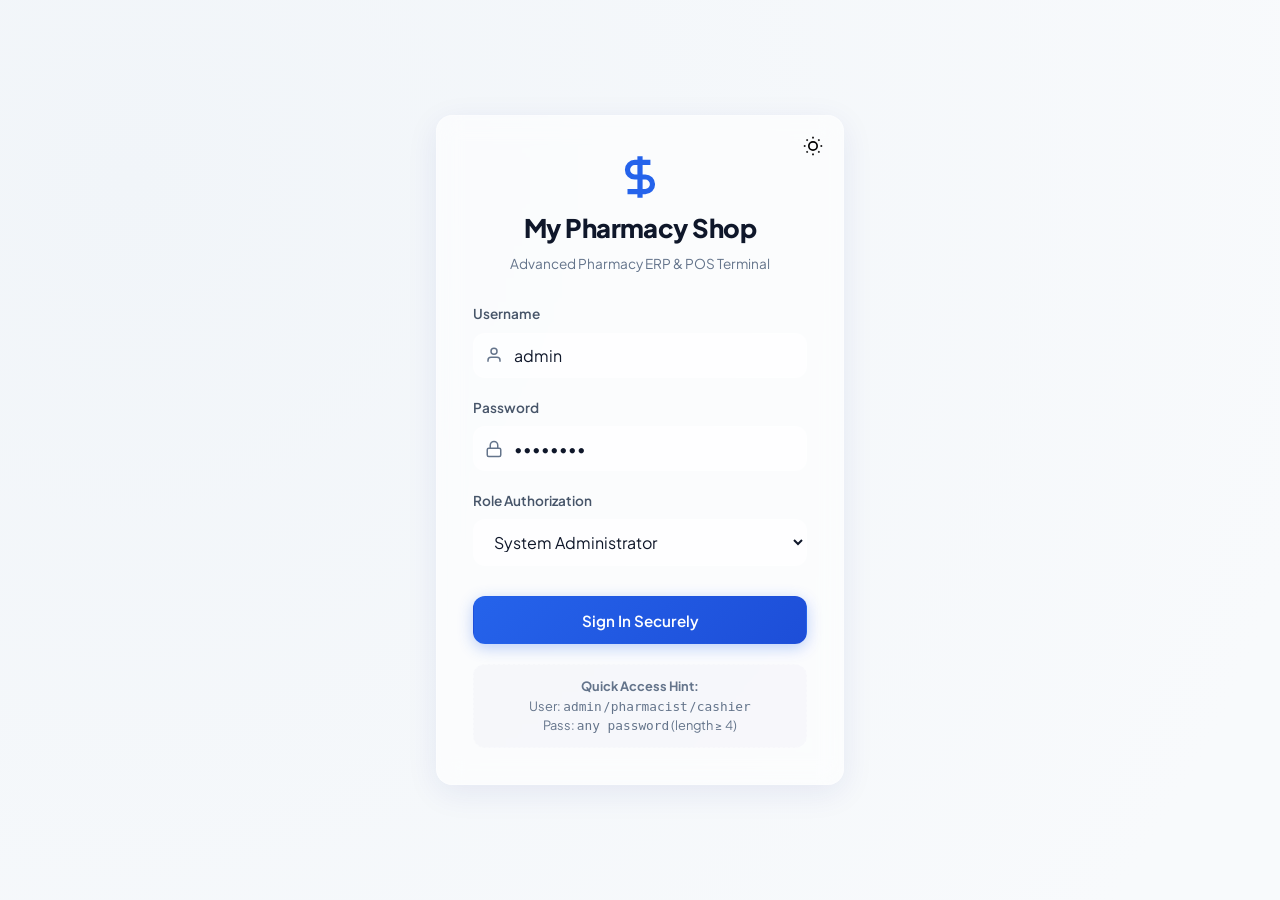
<file: index.html>
<!DOCTYPE html>
<html lang="en">
<head>
    <meta charset="UTF-8">
    <meta name="viewport" content="width=device-width, initial-scale=1.0">
    <title>Aegis Medicas ERP - Redirecting...</title>
    <style>
        body {
            background-color: #020617;
            display: flex;
            align-items: center;
            justify-content: center;
            height: 100vh;
            margin: 0;
            font-family: system-ui, -apple-system, sans-serif;
            color: #fff;
        }
        .loader-box {
            text-align: center;
            display: flex;
            flex-direction: column;
            align-items: center;
            gap: 15px;
        }
        .spinner {
            width: 40px;
            height: 40px;
            border: 4px solid rgba(255, 255, 255, 0.1);
            border-top: 4px solid #3b82f6;
            border-radius: 50%;
            animation: spin 1s linear infinite;
        }
        @keyframes spin {
            0% { transform: rotate(0deg); }
            100% { transform: rotate(360deg); }
        }
    </style>
</head>
<body>
    <div class="loader-box">
        <div class="spinner"></div>
        <div>Initializing Aegis Medicas ERP...</div>
    </div>

    <script>
        // Check session in LocalStorage
        setTimeout(() => {
            const activeUser = localStorage.getItem('erp_active_user');
            if (activeUser) {
                window.location.href = 'dashboard.html';
            } else {
                window.location.href = 'login.html';
            }
        }, 800); // Quick delay to showcase smooth intro
    </script>
</body>
</html>
</file>
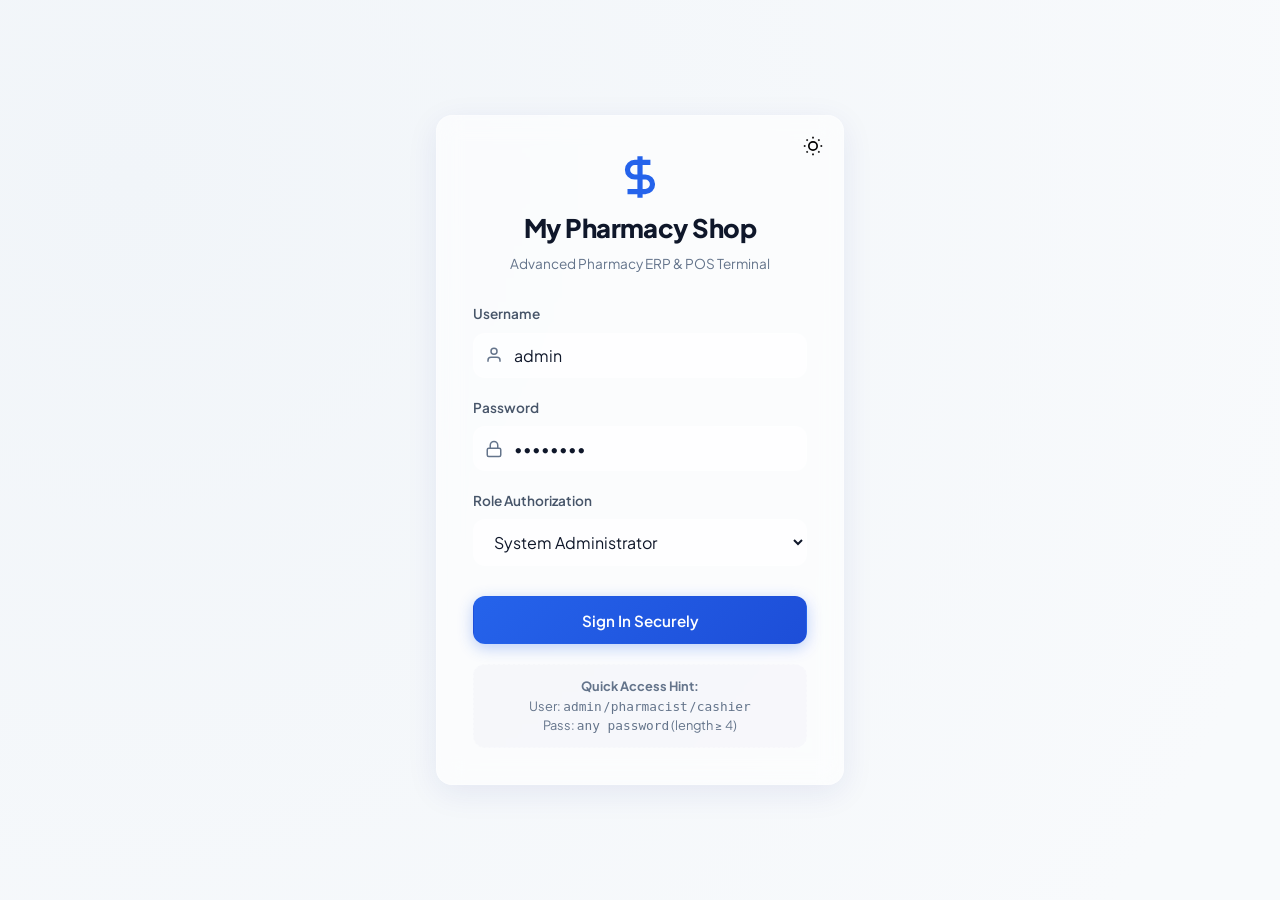
<file: dashboard.html>
<!DOCTYPE html>
<html lang="en">
<head>
    <meta charset="UTF-8">
    <meta name="viewport" content="width=device-width, initial-scale=1.0">
    <title>Aegis Medicas ERP - Workspace</title>
    <!-- CSS imports -->
    <link rel="stylesheet" href="css/style.css">
    <link rel="stylesheet" href="css/animations.css">
    <link rel="stylesheet" href="css/components.css">
    <link rel="stylesheet" href="css/dashboard.css">
    <link rel="stylesheet" href="css/responsive.css">
</head>
<body>

    <div class="app-container">
        <!-- Collapsible Navigation Sidebar -->
        <aside class="sidebar" id="sidebar">
            <div class="sidebar-logo">
                <svg class="logo-icon" fill="none" stroke="currentColor" stroke-width="2.5" viewBox="0 0 24 24">
                    <path d="M12 2v20M17 5H9.5a3.5 3.5 0 0 0 0 7h5a3.5 3.5 0 0 1 0 7H6"></path>
                </svg>
                <span class="logo-text">Aegis Medicas</span>
            </div>

            <!-- Sidebar Quick Module Finder -->
            <div class="sidebar-search">
                <div class="input-icon-wrapper">
                    <svg viewBox="0 0 24 24" fill="none" stroke="currentColor" stroke-width="2">
                        <circle cx="11" cy="11" r="8"></circle>
                        <line x1="21" y1="21" x2="16.65" y2="16.65"></line>
                    </svg>
                    <input type="text" id="menu-search" class="input-field" placeholder="Search modules..." style="padding-top: 8px; padding-bottom: 8px;">
                </div>
            </div>

            <!-- Navigation Links -->
            <nav class="sidebar-menu">
                <a href="#" class="menu-item active" data-view="dashboard">
                    <svg fill="none" stroke="currentColor" stroke-width="2" viewBox="0 0 24 24"><rect x="3" y="3" width="7" height="9" rx="1"></rect><rect x="14" y="3" width="7" height="5" rx="1"></rect><rect x="14" y="12" width="7" height="9" rx="1"></rect><rect x="3" y="16" width="7" height="5" rx="1"></rect></svg>
                    <span class="menu-text">Dashboard</span>
                </a>
                <a href="#" class="menu-item" data-view="medicine">
                    <svg fill="none" stroke="currentColor" stroke-width="2" viewBox="0 0 24 24"><path d="M9.5 2A2.5 2.5 0 0 1 12 4.5v15a2.5 2.5 0 0 1-4.96-.44 2.5 2.5 0 0 1 0-4.12 2.5 2.5 0 0 1 0-4.88 2.5 2.5 0 0 1 0-4.12A2.5 2.5 0 0 1 9.5 2zM14.5 2A2.5 2.5 0 0 0 12 4.5v15a2.5 2.5 0 0 0 4.96-.44 2.5 2.5 0 0 0 0-4.12 2.5 2.5 0 0 0 0-4.88 2.5 2.5 0 0 0 0-4.12A2.5 2.5 0 0 0 14.5 2z"></path></svg>
                    <span class="menu-text">Medicines</span>
                </a>
                <a href="#" class="menu-item" data-view="inventory">
                    <svg fill="none" stroke="currentColor" stroke-width="2" viewBox="0 0 24 24"><path d="M21 16V8a2 2 0 0 0-1-1.73l-7-4a2 2 0 0 0-2 0l-7 4A2 2 0 0 0 3 8v8a2 2 0 0 0 1 1.73l7 4a2 2 0 0 0 2 0l7-4A2 2 0 0 0 21 16z"></path><polyline points="3.27 6.96 12 12.01 20.73 6.96"></polyline><line x1="12" y1="22.08" x2="12" y2="12"></line></svg>
                    <span class="menu-text">Inventory</span>
                </a>
                <a href="#" class="menu-item" data-view="billing">
                    <svg fill="none" stroke="currentColor" stroke-width="2" viewBox="0 0 24 24"><line x1="16" y1="18" x2="22" y2="18"></line><line x1="8" y1="18" x2="10" y2="18"></line><line x1="3" y1="18" x2="5" y2="18"></line><line x1="3" y1="14" x2="7" y2="14"></line><line x1="10" y1="14" x2="14" y2="14"></line><line x1="17" y1="14" x2="21" y2="14"></line><line x1="3" y1="10" x2="9" y2="10"></line><line x1="12" y1="10" x2="16" y2="10"></line><line x1="19" y1="10" x2="21" y2="10"></line><line x1="3" y1="6" x2="6" y2="6"></line><line x1="9" y1="6" x2="13" y2="6"></line><line x1="16" y1="6" x2="21" y2="6"></line></svg>
                    <span class="menu-text">POS Billing</span>
                </a>
                <a href="#" class="menu-item" data-view="customer">
                    <svg fill="none" stroke="currentColor" stroke-width="2" viewBox="0 0 24 24"><path d="M17 21v-2a4 4 0 0 0-4-4H5a4 4 0 0 0-4 4v2"></path><circle cx="9" cy="7" r="4"></circle><path d="M23 21v-2a4 4 0 0 0-3-3.87"></path><path d="M16 3.13a4 4 0 0 1 0 7.75"></path></svg>
                    <span class="menu-text">Customers</span>
                </a>
                <a href="#" class="menu-item" data-view="supplier">
                    <svg fill="none" stroke="currentColor" stroke-width="2" viewBox="0 0 24 24"><path d="M21 10c0 7-9 13-9 13s-9-6-9-13a9 9 0 0 1 18 0z"></path><circle cx="12" cy="10" r="3"></circle></svg>
                    <span class="menu-text">Suppliers</span>
                </a>
                <a href="#" class="menu-item" data-view="purchase">
                    <svg fill="none" stroke="currentColor" stroke-width="2" viewBox="0 0 24 24"><path d="M14 2H6a2 2 0 0 0-2 2v16a2 2 0 0 0 2 2h12a2 2 0 0 0 2-2V8z"></path><polyline points="14 2 14 8 20 8"></polyline><line x1="16" y1="13" x2="8" y2="13"></line><line x1="16" y1="17" x2="8" y2="17"></line><polyline points="10 9 9 9 8 9"></polyline></svg>
                    <span class="menu-text">Purchase Orders</span>
                </a>
                <a href="#" class="menu-item" data-view="prescription">
                    <svg fill="none" stroke="currentColor" stroke-width="2" viewBox="0 0 24 24"><path d="M14 2H6a2 2 0 0 0-2 2v16a2 2 0 0 0 2 2h12a2 2 0 0 0 2-2V8z"></path><polyline points="14 2 14 8 20 8"></polyline><line x1="12" y1="18" x2="12" y2="12"></line><line x1="9" y1="15" x2="15" y2="15"></line></svg>
                    <span class="menu-text">Prescriptions</span>
                </a>
                <a href="#" class="menu-item" data-view="returns">
                    <svg fill="none" stroke="currentColor" stroke-width="2" viewBox="0 0 24 24"><polyline points="23 4 23 10 17 10"></polyline><polyline points="1 20 1 14 7 14"></polyline><path d="M3.51 9a9 9 0 0 1 14.85-3.36L23 10M1 14l4.64 4.36A9 9 0 0 0 20.49 15"></path></svg>
                    <span class="menu-text">Returns</span>
                </a>
                <a href="#" class="menu-item" data-view="employee">
                    <svg fill="none" stroke="currentColor" stroke-width="2" viewBox="0 0 24 24"><path d="M16 21v-2a4 4 0 0 0-4-4H6a4 4 0 0 0-4 4v2"></path><circle cx="9" cy="7" r="4"></circle><path d="M22 22v-1a4 4 0 0 0-3-3.87"></path><path d="M16 3.13a4 4 0 0 1 0 7.75"></path></svg>
                    <span class="menu-text">Employees</span>
                </a>
                <a href="#" class="menu-item" data-view="finance">
                    <svg fill="none" stroke="currentColor" stroke-width="2" viewBox="0 0 24 24"><line x1="12" y1="1" x2="12" y2="23"></line><path d="M17 5H9.5a3.5 3.5 0 0 0 0 7h5a3.5 3.5 0 0 1 0 7H6"></path></svg>
                    <span class="menu-text">Finance</span>
                </a>
                <a href="#" class="menu-item" data-view="report">
                    <svg fill="none" stroke="currentColor" stroke-width="2" viewBox="0 0 24 24"><line x1="18" y1="20" x2="18" y2="10"></line><line x1="12" y1="20" x2="12" y2="4"></line><line x1="6" y1="20" x2="6" y2="14"></line></svg>
                    <span class="menu-text">Reports</span>
                </a>
                <a href="#" class="menu-item" data-view="settings">
                    <svg fill="none" stroke="currentColor" stroke-width="2" viewBox="0 0 24 24"><circle cx="12" cy="12" r="3"></circle><path d="M19.4 15a1.65 1.65 0 0 0 .33 1.82l.06.06a2 2 0 1 1-2.83 2.83l-.06-.06a1.65 1.65 0 0 0-1.82-.33 1.65 1.65 0 0 0-1 1.51V21a2 2 0 0 1-4 0v-.09A1.65 1.65 0 0 0 9 19.4a1.65 1.65 0 0 0-1.82.33l-.06.06a2 2 0 1 1-2.83-2.83l.06-.06a1.65 1.65 0 0 0 .33-1.82 1.65 1.65 0 0 0-1.51-1H3a2 2 0 0 1 0-4h.09A1.65 1.65 0 0 0 4.6 9a1.65 1.65 0 0 0-.33-1.82l-.06-.06a2 2 0 1 1 2.83-2.83l.06.06a1.65 1.65 0 0 0 1.82.33H9a1.65 1.65 0 0 0 1-1.51V3a2 2 0 0 1 4 0v.09a1.65 1.65 0 0 0 1 1.51 1.65 1.65 0 0 0 1.82-.33l.06-.06a2 2 0 1 1 2.83 2.83l-.06.06a1.65 1.65 0 0 0-.33 1.82V9a1.65 1.65 0 0 0 1.51 1H21a2 2 0 0 1 0 4h-.09a1.65 1.65 0 0 0-1.51 1z"></path></svg>
                    <span class="menu-text">Settings</span>
                </a>
            </nav>

            <!-- Sidebar Bottom Footer -->
            <div class="sidebar-footer">
                <div class="theme-switch-wrapper">
                    <span class="theme-switch-label">Dark Theme</span>
                    <button class="theme-switch-btn" id="theme-switch" aria-label="Toggle Theme Mode"></button>
                </div>
                <!-- Profile Panel -->
                <div class="user-profile-widget" id="profile-widget">
                    <div class="user-avatar" id="user-avatar-initials">AD</div>
                    <div class="user-info">
                        <span class="user-name" id="user-display-name">Admin</span>
                        <span class="user-role" id="user-display-role">Administrator</span>
                    </div>
                </div>
            </div>
        </aside>

        <!-- Main SPA View Wrapper -->
        <main class="main-wrapper">
            <!-- App Toolbar -->
            <header class="top-header glass-panel">
                <div class="header-left">
                    <button class="sidebar-toggle-btn" id="sidebar-toggle" aria-label="Toggle Sidebar Menu">
                        <svg width="24" height="24" fill="none" stroke="currentColor" stroke-width="2" viewBox="0 0 24 24"><line x1="3" y1="12" x2="21" y2="12"></line><line x1="3" y1="6" x2="21" y2="6"></line><line x1="3" y1="18" x2="21" y2="18"></line></svg>
                    </button>
                    <div class="header-title">
                        <h2 id="view-title">Dashboard</h2>
                    </div>
                </div>

                <div class="header-right">
                    <!-- Date Widget -->
                    <div class="header-date">
                        <svg width="18" height="18" fill="none" stroke="currentColor" stroke-width="2" viewBox="0 0 24 24"><rect x="3" y="4" width="18" height="18" rx="2" ry="2"></rect><line x1="16" y1="2" x2="16" y2="6"></line><line x1="8" y1="2" x2="8" y2="6"></line><line x1="3" y1="10" x2="21" y2="10"></line></svg>
                        <span id="current-date-txt">Loading Date...</span>
                    </div>
                    <!-- Notification Bell Button -->
                    <button class="header-icon-btn" id="notifications-toggle" title="Open Notifications">
                        <svg width="20" height="20" fill="none" stroke="currentColor" stroke-width="2" viewBox="0 0 24 24"><path d="M18 8A6 6 0 0 0 6 8c0 7-3 9-3 9h18s-3-2-3-9"></path><path d="M13.73 21a2 2 0 0 1-3.46 0"></path></svg>
                        <span class="badge-count" id="notif-badge" style="display:none;">0</span>
                    </button>
                </div>
            </header>

            <!-- Dynamic Workspace Content Pane -->
            <section id="main-content">
                <!-- Skeleton loader on load -->
                <div class="stats-grid">
                    <div class="card glass-panel skeleton" style="height: 120px;"></div>
                    <div class="card glass-panel skeleton" style="height: 120px;"></div>
                    <div class="card glass-panel skeleton" style="height: 120px;"></div>
                    <div class="card glass-panel skeleton" style="height: 120px;"></div>
                </div>
            </section>
        </main>

        <!-- Right Side Slide-out Notification Drawer -->
        <div class="notification-drawer" id="notification-drawer">
            <div class="notification-drawer-header">
                <h3>Notifications</h3>
                <button class="modal-close-icon" id="close-notif-btn" aria-label="Close notification panel">&times;</button>
            </div>
            <div class="notification-drawer-body" id="notif-drawer-body">
                <div class="text-muted" style="text-align: center; margin-top: 50px;">No alerts. Everything is running smoothly.</div>
            </div>
        </div>
    </div>

    <!-- Source file imports in dependency order -->
    <script src="js/storage.js"></script>
    <script src="js/utils.js"></script>
    <script src="js/app.js"></script>
    <script src="js/dashboard.js"></script>
    <script src="js/medicine.js"></script>
    <script src="js/inventory.js"></script>
    <script src="js/billing.js"></script>
    <script src="js/customer.js"></script>
    <script src="js/supplier.js"></script>
    <script src="js/purchase.js"></script>
    <script src="js/report.js"></script>
    <script src="js/settings.js"></script>

</body>
</html>
</file>
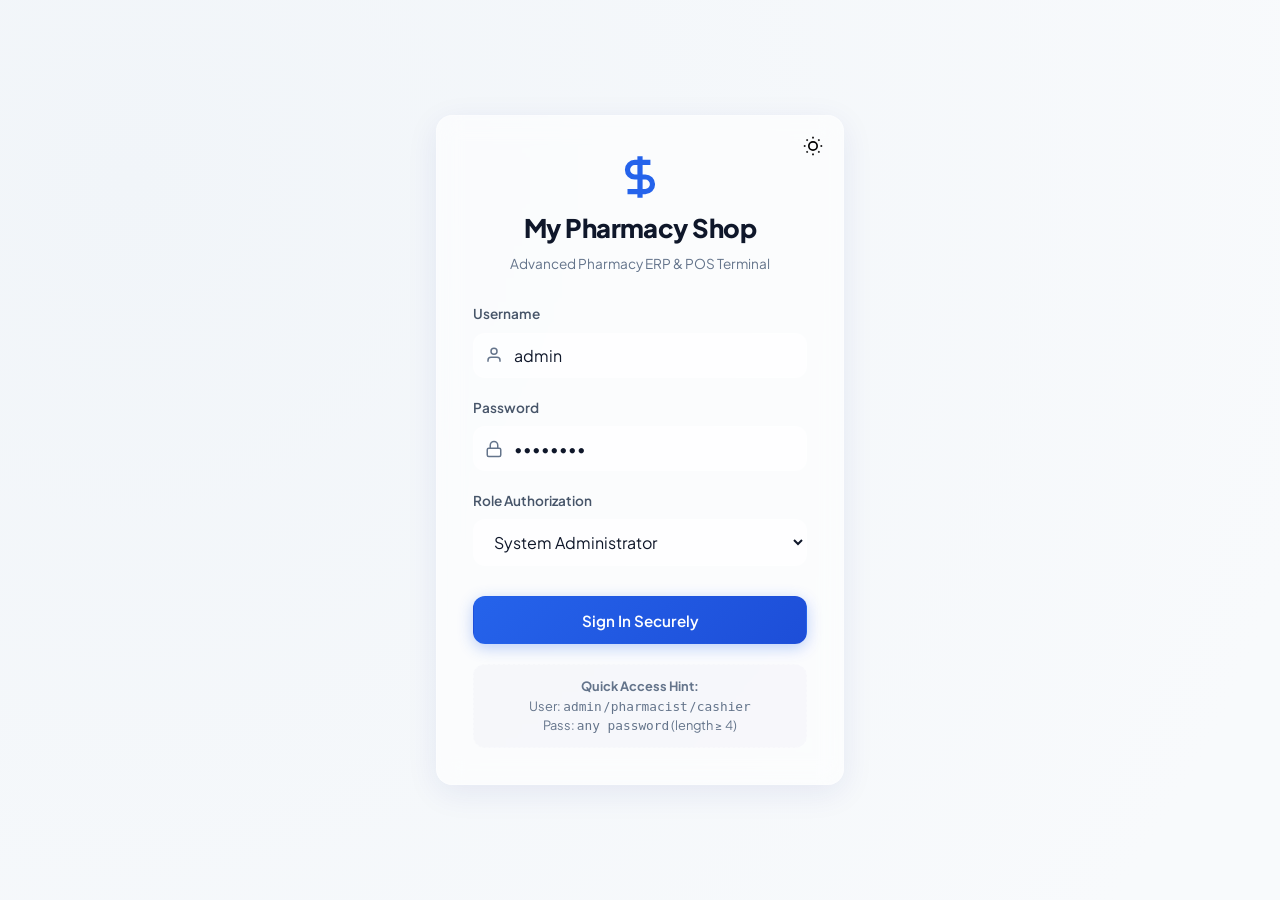
<file: login.html>
<!DOCTYPE html>
<html lang="en">
<head>
    <meta charset="UTF-8">
    <meta name="viewport" content="width=device-width, initial-scale=1.0">
    <title>Aegis Medicas ERP - Portal Login</title>
    <!-- Linking CSS stylesheets -->
    <link rel="stylesheet" href="css/style.css">
    <link rel="stylesheet" href="css/animations.css">
    <link rel="stylesheet" href="css/components.css">
    <style>
        body {
            display: flex;
            align-items: center;
            justify-content: center;
            height: 100vh;
            background: radial-gradient(circle at 10% 20%, var(--bg-secondary) 0%, var(--bg-primary) 90%);
        }
        
        .login-wrapper {
            width: 100%;
            max-width: 440px;
            padding: 16px;
        }

        .login-card {
            padding: 36px;
            display: flex;
            flex-direction: column;
            gap: 20px;
            position: relative;
        }

        .login-header-top {
            position: absolute;
            top: 20px;
            right: 20px;
        }

        .login-brand {
            display: flex;
            flex-direction: column;
            align-items: center;
            gap: 10px;
            text-align: center;
            margin-bottom: 10px;
        }

        .login-logo {
            width: 50px;
            height: 50px;
            color: var(--primary);
        }

        .login-brand h2 {
            font-size: 1.6rem;
            font-weight: 800;
        }

        .login-brand p {
            font-size: 0.85rem;
            color: var(--text-muted);
        }

        .btn-login {
            margin-top: 10px;
            width: 100%;
            height: 48px;
        }

        .hint-box {
            font-size: 0.8rem;
            color: var(--text-muted);
            background: rgba(148, 163, 184, 0.05);
            padding: 12px;
            border-radius: var(--radius-md);
            border: 1px dashed var(--glass-border);
            text-align: center;
        }
    </style>
</head>
<body>

    <div class="login-wrapper">
        <div class="card glass-panel login-card slide-up">
            <!-- Theme Toggler -->
            <div class="login-header-top">
                <button id="theme-toggle" class="header-icon-btn" title="Toggle Dark/Light Mode">
                    <svg id="theme-icon" class="toast-icon" viewBox="0 0 24 24" fill="none" stroke="currentColor" stroke-width="2">
                        <circle cx="12" cy="12" r="5"></circle>
                        <line x1="12" y1="1" x2="12" y2="3"></line>
                        <line x1="12" y1="21" x2="12" y2="23"></line>
                        <line x1="4.22" y1="4.22" x2="5.64" y2="5.64"></line>
                        <line x1="18.36" y1="18.36" x2="19.78" y2="19.78"></line>
                        <line x1="1" y1="12" x2="3" y2="12"></line>
                        <line x1="21" y1="12" x2="23" y2="12"></line>
                        <line x1="4.22" y1="19.78" x2="5.64" y2="18.36"></line>
                        <line x1="18.36" y1="5.64" x2="19.78" y2="4.22"></line>
                    </svg>
                </button>
            </div>

            <!-- Brand Info -->
            <div class="login-brand">
                <svg class="login-logo" fill="none" stroke="currentColor" stroke-width="2.5" viewBox="0 0 24 24">
                    <path d="M12 2v20M17 5H9.5a3.5 3.5 0 0 0 0 7h5a3.5 3.5 0 0 1 0 7H6"></path>
                </svg>
                <h2>Aegis Medicas</h2>
                <p>Advanced Pharmacy ERP & POS Terminal</p>
            </div>

            <!-- Login Form -->
            <form id="login-form">
                <div class="form-group">
                    <label for="username">Username</label>
                    <div class="input-icon-wrapper">
                        <svg viewBox="0 0 24 24" fill="none" stroke="currentColor" stroke-width="2">
                            <path d="M20 21v-2a4 4 0 0 0-4-4H8a4 4 0 0 0-4 4v2"></path>
                            <circle cx="12" cy="7" r="4"></circle>
                        </svg>
                        <input type="text" id="username" class="input-field" placeholder="Enter username" required value="admin">
                    </div>
                </div>

                <div class="form-group">
                    <label for="password">Password</label>
                    <div class="input-icon-wrapper">
                        <svg viewBox="0 0 24 24" fill="none" stroke="currentColor" stroke-width="2">
                            <rect x="3" y="11" width="18" height="11" rx="2" ry="2"></rect>
                            <path d="M7 11V7a5 5 0 0 1 10 0v4"></path>
                        </svg>
                        <input type="password" id="password" class="input-field" placeholder="Enter password" required value="admin123">
                    </div>
                </div>

                <div class="form-group">
                    <label for="role">Role Authorization</label>
                    <select id="role" class="input-field">
                        <option value="Admin">System Administrator</option>
                        <option value="Pharmacist">Chief Pharmacist</option>
                        <option value="Cashier">POS Billing Cashier</option>
                    </select>
                </div>

                <button type="submit" class="btn btn-primary btn-login ripple">
                    <span id="btn-text">Sign In Securely</span>
                </button>
            </form>

            <div class="hint-box">
                <strong>Quick Access Hint:</strong><br>
                User: <code>admin</code> / <code>pharmacist</code> / <code>cashier</code><br>
                Pass: <code>any password</code> (length &ge; 4)
            </div>
        </div>
    </div>

    <!-- Script imports -->
    <script src="js/storage.js"></script>
    <script src="js/utils.js"></script>
    <script>
        // Theme Sync logic
        const themeBtn = document.getElementById('theme-toggle');
        const themeIcon = document.getElementById('theme-icon');
        let currentTheme = localStorage.getItem('erp_theme') || 'light';
        
        document.documentElement.setAttribute('data-theme', currentTheme);
        updateThemeIcon();

        // Load custom company name if set in storage settings
        const settings = AppStorage.get('settings');
        if (settings && settings.companyName) {
            const brandHeader = document.querySelector('.login-brand h2');
            if (brandHeader) brandHeader.textContent = settings.companyName;
            document.title = `${settings.companyName} - Portal Login`;
        }

        themeBtn.addEventListener('click', () => {
            currentTheme = currentTheme === 'light' ? 'dark' : 'light';
            document.documentElement.setAttribute('data-theme', currentTheme);
            localStorage.setItem('erp_theme', currentTheme);
            updateThemeIcon();
        });

        function updateThemeIcon() {
            if (currentTheme === 'dark') {
                themeIcon.innerHTML = `
                    <path d="M21 12.79A9 9 0 1 1 11.21 3 7 7 0 0 0 21 12.79z"></path>
                `;
            } else {
                themeIcon.innerHTML = `
                    <circle cx="12" cy="12" r="5"></circle>
                    <line x1="12" y1="1" x2="12" y2="3"></line>
                    <line x1="12" y1="21" x2="12" y2="23"></line>
                    <line x1="4.22" y1="4.22" x2="5.64" y2="5.64"></line>
                    <line x1="18.36" y1="18.36" x2="19.78" y2="19.78"></line>
                    <line x1="1" y1="12" x2="3" y2="12"></line>
                    <line x1="21" y1="12" x2="23" y2="12"></line>
                    <line x1="4.22" y1="19.78" x2="5.64" y2="18.36"></line>
                    <line x1="18.36" y1="5.64" x2="19.78" y2="4.22"></line>
                `;
            }
        }

        // Login Submit Handling
        const loginForm = document.getElementById('login-form');
        const btnText = document.getElementById('btn-text');

        loginForm.addEventListener('submit', (e) => {
            e.preventDefault();

            const usernameVal = document.getElementById('username').value.trim();
            const passwordVal = document.getElementById('password').value.trim();
            const roleVal = document.getElementById('role').value;

            // Password length check
            if (passwordVal.length < 4) {
                Toast.error("Password must be at least 4 characters long.");
                return;
            }

            // Simulate authenticating
            btnText.innerHTML = `<span class="spinner"></span> Authenticating...`;
            document.querySelector('.btn-login').disabled = true;

            setTimeout(() => {
                const employees = AppStorage.getAll('employees');
                // Check if user is seeded or just assign dummy name based on username
                let empName = usernameVal.charAt(0).toUpperCase() + usernameVal.slice(1);
                
                // Set active user session
                const activeUser = {
                    username: usernameVal,
                    name: empName,
                    role: roleVal,
                    loginTime: new Date().toISOString()
                };

                AppStorage.set('erp_active_user', activeUser);
                
                // Show success and redirect
                Toast.success(`Welcome back, ${empName}! Directing to workspace...`);
                
                setTimeout(() => {
                    window.location.href = 'dashboard.html';
                }, 1000);

            }, 1200);
        });
    </script>
</body>
</html>
</file>
<file: css/style.css>
@import url('https://fonts.googleapis.com/css2?family=Plus+Jakarta+Sans:wght@300;400;500;600;700;800&display=swap');

/* --- Root Theme Variables --- */
:root {
    /* Fonts */
    --font-primary: 'Plus Jakarta Sans', sans-serif;

    /* Light Theme Palette */
    --bg-primary: #f8fafc;
    --bg-secondary: #f1f5f9;
    --text-primary: #0f172a;
    --text-secondary: #475569;
    --text-muted: #64748b;
    
    --primary: #2563eb;
    --primary-hover: #1d4ed8;
    --primary-light: rgba(37, 99, 235, 0.1);
    
    --secondary: #059669;
    --secondary-hover: #047857;
    --secondary-light: rgba(5, 150, 105, 0.1);

    --danger: #dc2626;
    --danger-hover: #b91c1c;
    --danger-light: rgba(220, 38, 38, 0.1);

    --warning: #d97706;
    --warning-hover: #b45309;
    --warning-light: rgba(217, 119, 6, 0.1);

    --info: #0891b2;
    --info-hover: #0e7490;
    --info-light: rgba(8, 145, 178, 0.1);

    /* Glassmorphism properties */
    --glass-bg: rgba(255, 255, 255, 0.45);
    --glass-border: rgba(255, 255, 255, 0.25);
    --glass-shadow: 0 8px 32px 0 rgba(31, 38, 135, 0.08);
    --sidebar-bg: rgba(255, 255, 255, 0.7);
    --card-bg: rgba(255, 255, 255, 0.6);
    --input-bg: rgba(255, 255, 255, 0.6);
    --blur-strength: 12px;

    /* Border Radius & Transitions */
    --radius-sm: 8px;
    --radius-md: 12px;
    --radius-lg: 16px;
    --radius-full: 9999px;
    --transition-fast: 0.2s ease;
    --transition-smooth: 0.3s cubic-bezier(0.4, 0, 0.2, 1);
}

[data-theme="dark"] {
    /* Dark Theme Palette */
    --bg-primary: #020617;
    --bg-secondary: #0f172a;
    --text-primary: #f8fafc;
    --text-secondary: #cbd5e1;
    --text-muted: #94a3b8;
    
    --primary: #3b82f6;
    --primary-hover: #2563eb;
    --primary-light: rgba(59, 130, 246, 0.15);
    
    --secondary: #10b981;
    --secondary-hover: #059669;
    --secondary-light: rgba(16, 185, 129, 0.15);

    --danger: #ef4444;
    --danger-hover: #dc2626;
    --danger-light: rgba(239, 68, 68, 0.15);

    --warning: #f59e0b;
    --warning-hover: #d97706;
    --warning-light: rgba(245, 158, 11, 0.15);

    --info: #22d3ee;
    --info-hover: #06b6d4;
    --info-light: rgba(34, 211, 238, 0.15);

    /* Glassmorphism properties (Dark) */
    --glass-bg: rgba(15, 23, 42, 0.45);
    --glass-border: rgba(255, 255, 255, 0.08);
    --glass-shadow: 0 8px 32px 0 rgba(0, 0, 0, 0.37);
    --sidebar-bg: rgba(15, 23, 42, 0.7);
    --card-bg: rgba(15, 23, 42, 0.6);
    --input-bg: rgba(2, 6, 23, 0.4);
}

/* --- Global Reset --- */
* {
    margin: 0;
    padding: 0;
    box-sizing: border-box;
    -webkit-font-smoothing: antialiased;
    -moz-osx-font-smoothing: grayscale;
}

body {
    font-family: var(--font-primary);
    background-color: var(--bg-primary);
    color: var(--text-primary);
    min-height: 100vh;
    overflow-x: hidden;
    line-height: 1.5;
    transition: background-color var(--transition-smooth), color var(--transition-smooth);
}

/* Custom Soft Scrollbar */
::-webkit-scrollbar {
    width: 6px;
    height: 6px;
}

::-webkit-scrollbar-track {
    background: transparent;
}

::-webkit-scrollbar-thumb {
    background: var(--text-muted);
    opacity: 0.3;
    border-radius: var(--radius-full);
}

::-webkit-scrollbar-thumb:hover {
    background: var(--primary);
}

a {
    color: inherit;
    text-decoration: none;
}

li {
    list-style: none;
}

button {
    font-family: inherit;
    border: none;
    background: none;
    cursor: pointer;
    outline: none;
}

input, select, textarea {
    font-family: inherit;
    font-size: inherit;
    outline: none;
}

/* Form Grouping & Typography */
h1, h2, h3, h4, h5, h6 {
    font-weight: 700;
    letter-spacing: -0.02em;
    line-height: 1.25;
}

h1 { font-size: 2.25rem; }
h2 { font-size: 1.75rem; }
h3 { font-size: 1.35rem; }
h4 { font-size: 1.1rem; }

/* Subtle global helpers */
.glass-panel {
    background: var(--glass-bg);
    backdrop-filter: blur(var(--blur-strength));
    -webkit-backdrop-filter: blur(var(--blur-strength));
    border: 1px solid var(--glass-border);
    box-shadow: var(--glass-shadow);
    border-radius: var(--radius-md);
}

.text-success { color: var(--secondary) !important; }
.text-danger { color: var(--danger) !important; }
.text-warning { color: var(--warning) !important; }
.text-info { color: var(--info) !important; }
.text-muted { color: var(--text-muted) !important; }
.bold { font-weight: 600; }
</file>
<file: css/animations.css>
/* --- Keyframe Animations --- */

@keyframes slideInRight {
    from {
        transform: translateX(100%);
        opacity: 0;
    }
    to {
        transform: translateX(0);
        opacity: 1;
    }
}

@keyframes slideInLeft {
    from {
        transform: translateX(-100%);
        opacity: 0;
    }
    to {
        transform: translateX(0);
        opacity: 1;
    }
}

@keyframes slideUp {
    from {
        transform: translateY(30px);
        opacity: 0;
    }
    to {
        transform: translateY(0);
        opacity: 1;
    }
}

@keyframes slideDown {
    from {
        transform: translateY(0);
        opacity: 1;
    }
    to {
        transform: translateY(30px);
        opacity: 0;
    }
}

@keyframes fadeIn {
    from { opacity: 0; }
    to { opacity: 1; }
}

@keyframes fadeOut {
    from { opacity: 1; }
    to { opacity: 0; }
}

@keyframes pulseScale {
    0% { transform: scale(1); }
    50% { transform: scale(1.05); }
    100% { transform: scale(1); }
}

@keyframes shimmer {
    0% {
        background-position: -200% 0;
    }
    100% {
        background-position: 200% 0;
    }
}

@keyframes spin {
    0% { transform: rotate(0deg); }
    100% { transform: rotate(360deg); }
}

@keyframes float {
    0% { transform: translateY(0px); }
    50% { transform: translateY(-8px); }
    100% { transform: translateY(0px); }
}

/* --- Animation Classes --- */

.slide-in {
    animation: slideInRight 0.35s cubic-bezier(0.25, 0.8, 0.25, 1) forwards;
}

.slide-in-left {
    animation: slideInLeft 0.35s cubic-bezier(0.25, 0.8, 0.25, 1) forwards;
}

.slide-up {
    animation: slideUp 0.4s cubic-bezier(0.25, 0.8, 0.25, 1) forwards;
}

.slide-down {
    animation: slideDown 0.3s cubic-bezier(0.25, 0.8, 0.25, 1) forwards;
}

.fade-in {
    animation: fadeIn 0.3s ease-out forwards;
}

.fade-out {
    animation: fadeOut 0.25s ease-in forwards;
}

.pulse {
    animation: pulseScale 2s infinite ease-in-out;
}

.float {
    animation: float 4s ease-in-out infinite;
}

/* Skeleton Loading Shimmer */
.skeleton {
    background: linear-gradient(90deg, 
        rgba(148, 163, 184, 0.1) 25%, 
        rgba(148, 163, 184, 0.2) 50%, 
        rgba(148, 163, 184, 0.1) 75%
    );
    background-size: 200% 100%;
    animation: shimmer 1.5s infinite linear;
    border-radius: var(--radius-sm);
    color: transparent !important;
}
.skeleton * {
    visibility: hidden;
}

/* Premium Card Hover Lift */
.hover-lift {
    transition: transform var(--transition-smooth), box-shadow var(--transition-smooth), border-color var(--transition-smooth);
}
.hover-lift:hover {
    transform: translateY(-5px);
    box-shadow: 0 12px 40px 0 rgba(31, 38, 135, 0.15);
    border-color: var(--primary);
}

/* CSS Ripple Effect helper */
.ripple {
    position: relative;
    overflow: hidden;
}
.ripple-effect {
    position: absolute;
    border-radius: 50%;
    background: rgba(255, 255, 255, 0.45);
    transform: scale(0);
    animation: ripple-anim 0.6s linear;
    pointer-events: none;
}
@keyframes ripple-anim {
    to {
        transform: scale(4);
        opacity: 0;
    }
}

/* Spin loader icon style */
.spinner {
    display: inline-block;
    width: 24px;
    height: 24px;
    border: 3px solid rgba(255,255,255,.3);
    border-radius: 50%;
    border-top-color: #fff;
    animation: spin 1s ease-in-out infinite;
}
.spinner-primary {
    border-color: var(--primary-light);
    border-top-color: var(--primary);
}
</file>
<file: css/components.css>
/* --- Reusable Glassmorphism Buttons --- */
.btn {
    display: inline-flex;
    align-items: center;
    justify-content: center;
    gap: 8px;
    padding: 10px 20px;
    border-radius: var(--radius-md);
    font-size: 0.95rem;
    font-weight: 600;
    transition: all var(--transition-fast);
    white-space: nowrap;
    border: 1px solid transparent;
}

.btn-primary {
    background: linear-gradient(135deg, var(--primary), var(--primary-hover));
    color: #fff;
    box-shadow: 0 4px 15px rgba(37, 99, 235, 0.3);
}
.btn-primary:hover {
    background: linear-gradient(135deg, var(--primary-hover), var(--primary));
    transform: translateY(-2px);
    box-shadow: 0 6px 20px rgba(37, 99, 235, 0.4);
}
.btn-primary:active { transform: translateY(0); }

.btn-secondary {
    background: var(--glass-bg);
    border: 1px solid var(--glass-border);
    color: var(--text-primary);
}
.btn-secondary:hover {
    background: var(--glass-border);
    transform: translateY(-2px);
}

.btn-success {
    background: linear-gradient(135deg, var(--secondary), var(--secondary-hover));
    color: #fff;
    box-shadow: 0 4px 15px rgba(5, 150, 105, 0.3);
}
.btn-success:hover {
    transform: translateY(-2px);
    box-shadow: 0 6px 20px rgba(5, 150, 105, 0.4);
}

.btn-danger {
    background: linear-gradient(135deg, var(--danger), var(--danger-hover));
    color: #fff;
    box-shadow: 0 4px 15px rgba(220, 38, 38, 0.3);
}
.btn-danger:hover {
    transform: translateY(-2px);
    box-shadow: 0 6px 20px rgba(220, 38, 38, 0.4);
}

.btn-warning {
    background: linear-gradient(135deg, var(--warning), var(--warning-hover));
    color: #fff;
    box-shadow: 0 4px 15px rgba(217, 119, 6, 0.3);
}
.btn-warning:hover {
    transform: translateY(-2px);
    box-shadow: 0 6px 20px rgba(217, 119, 6, 0.4);
}

.btn-icon-only {
    padding: 10px;
    border-radius: var(--radius-md);
    aspect-ratio: 1;
}

/* --- Reusable Inputs & Selects --- */
.form-group {
    margin-bottom: 1.25rem;
    display: flex;
    flex-direction: column;
    gap: 0.5rem;
}

.form-group label {
    font-size: 0.85rem;
    font-weight: 600;
    color: var(--text-secondary);
}

.input-field {
    width: 100%;
    padding: 11px 16px;
    border-radius: var(--radius-md);
    background: var(--input-bg);
    border: 1px solid var(--glass-border);
    color: var(--text-primary);
    transition: all var(--transition-fast);
}

.input-field:focus {
    border-color: var(--primary);
    background: var(--glass-bg);
    box-shadow: 0 0 0 4px var(--primary-light);
}

.input-icon-wrapper {
    position: relative;
    display: flex;
    align-items: center;
}

.input-icon-wrapper svg {
    position: absolute;
    left: 12px;
    width: 18px;
    height: 18px;
    color: var(--text-muted);
    pointer-events: none;
}

.input-icon-wrapper .input-field {
    padding-left: 40px;
}

/* --- Modern Glassmorphic Cards --- */
.card {
    background: var(--card-bg);
    backdrop-filter: blur(var(--blur-strength));
    -webkit-backdrop-filter: blur(var(--blur-strength));
    border: 1px solid var(--glass-border);
    border-radius: var(--radius-lg);
    padding: 24px;
    box-shadow: var(--glass-shadow);
    display: flex;
    flex-direction: column;
}

.card-header {
    display: flex;
    align-items: center;
    justify-content: space-between;
    margin-bottom: 1.25rem;
}

/* --- Premium Dynamic Tables --- */
.table-container {
    width: 100%;
    overflow-x: auto;
    border-radius: var(--radius-md);
    border: 1px solid var(--glass-border);
    background: var(--card-bg);
    margin-top: 15px;
}

.custom-table {
    width: 100%;
    border-collapse: collapse;
    text-align: left;
    font-size: 0.95rem;
}

.custom-table th {
    background: rgba(148, 163, 184, 0.08);
    color: var(--text-secondary);
    font-weight: 700;
    padding: 14px 18px;
    border-bottom: 1px solid var(--glass-border);
}

.custom-table td {
    padding: 14px 18px;
    border-bottom: 1px solid var(--glass-border);
    color: var(--text-primary);
    transition: background-color var(--transition-fast);
}

.custom-table tr:last-child td {
    border-bottom: none;
}

.custom-table tr:hover td {
    background: rgba(148, 163, 184, 0.04);
}

/* --- Status Pills / Badges --- */
.badge {
    display: inline-flex;
    align-items: center;
    padding: 4px 10px;
    border-radius: var(--radius-full);
    font-size: 0.75rem;
    font-weight: 700;
    text-transform: uppercase;
    letter-spacing: 0.03em;
}

.badge-success { background: var(--secondary-light); color: var(--secondary); }
.badge-danger { background: var(--danger-light); color: var(--danger); }
.badge-warning { background: var(--warning-light); color: var(--warning); }
.badge-info { background: var(--info-light); color: var(--info); }

/* --- Popups & Modal Overlays --- */
.modal-overlay {
    position: fixed;
    top: 0;
    left: 0;
    width: 100%;
    height: 100%;
    background: rgba(2, 6, 23, 0.5);
    backdrop-filter: blur(8px);
    -webkit-backdrop-filter: blur(8px);
    display: flex;
    align-items: center;
    justify-content: center;
    z-index: 1000;
    padding: 20px;
}

.modal-box {
    width: 100%;
    max-width: 500px;
    background: var(--card-bg);
    border: 1px solid var(--glass-border);
    border-radius: var(--radius-lg);
    box-shadow: var(--glass-shadow);
    padding: 24px;
    display: flex;
    flex-direction: column;
    max-height: 90vh;
}

.modal-large {
    max-width: 800px;
}

.modal-header {
    display: flex;
    align-items: center;
    justify-content: space-between;
    margin-bottom: 1.25rem;
    border-bottom: 1px solid var(--glass-border);
    padding-bottom: 10px;
}

.modal-header h3 {
    font-size: 1.25rem;
    color: var(--text-primary);
}

.modal-close-icon {
    font-size: 1.5rem;
    font-weight: 700;
    color: var(--text-muted);
    transition: color var(--transition-fast);
}

.modal-close-icon:hover {
    color: var(--danger);
}

.modal-body {
    overflow-y: auto;
    padding-right: 5px;
    margin-bottom: 1.25rem;
}

.modal-footer {
    display: flex;
    align-items: center;
    justify-content: flex-end;
    gap: 12px;
    border-top: 1px solid var(--glass-border);
    padding-top: 15px;
}

/* --- Toast Container & Toast Box --- */
.toast-container {
    position: fixed;
    top: 24px;
    right: 24px;
    z-index: 2000;
    display: flex;
    flex-direction: column;
    gap: 12px;
    max-width: 380px;
    width: 100%;
}

.toast {
    display: flex;
    align-items: center;
    justify-content: space-between;
    padding: 16px 20px;
    border-radius: var(--radius-md);
    background: var(--card-bg);
    border: 1px solid var(--glass-border);
    box-shadow: var(--glass-shadow);
    backdrop-filter: blur(10px);
    -webkit-backdrop-filter: blur(10px);
    transition: all 0.3s ease;
}

.toast-content {
    display: flex;
    align-items: center;
    gap: 12px;
    color: var(--text-primary);
}

.toast-icon {
    width: 20px;
    height: 20px;
    flex-shrink: 0;
}

.toast-message {
    font-size: 0.9rem;
    font-weight: 600;
}

.toast-close {
    font-size: 1.25rem;
    font-weight: 700;
    color: var(--text-muted);
    margin-left: 15px;
}

.toast-close:hover {
    color: var(--text-primary);
}

.toast-success { border-left: 4px solid var(--secondary); }
.toast-error { border-left: 4px solid var(--danger); }
.toast-warning { border-left: 4px solid var(--warning); }
.toast-info { border-left: 4px solid var(--info); }

/* --- Tabs --- */
.tabs {
    display: flex;
    gap: 8px;
    border-bottom: 1px solid var(--glass-border);
    margin-bottom: 20px;
    overflow-x: auto;
    padding-bottom: 2px;
}

.tab-btn {
    padding: 10px 16px;
    font-size: 0.9rem;
    font-weight: 600;
    color: var(--text-secondary);
    border-bottom: 2px solid transparent;
    transition: all var(--transition-fast);
}

.tab-btn:hover {
    color: var(--primary);
}

.tab-btn.active {
    color: var(--primary);
    border-bottom-color: var(--primary);
}
</file>
<file: css/dashboard.css>
/* --- Dashboard Shell Layout --- */
.app-container {
    display: flex;
    min-height: 100vh;
    background: radial-gradient(circle at 10% 20%, var(--bg-secondary) 0%, var(--bg-primary) 90%);
}

/* --- Animated Sidebar --- */
.sidebar {
    width: 260px;
    background: var(--sidebar-bg);
    backdrop-filter: blur(var(--blur-strength));
    -webkit-backdrop-filter: blur(var(--blur-strength));
    border-right: 1px solid var(--glass-border);
    display: flex;
    flex-direction: column;
    height: 100vh;
    position: fixed;
    top: 0;
    left: 0;
    z-index: 100;
    transition: width var(--transition-smooth), transform var(--transition-smooth);
}

.sidebar.collapsed {
    width: 80px;
}

.sidebar-logo {
    display: flex;
    align-items: center;
    gap: 12px;
    padding: 24px;
    border-bottom: 1px solid var(--glass-border);
    overflow: hidden;
}

.logo-icon {
    width: 32px;
    height: 32px;
    color: var(--primary);
    flex-shrink: 0;
}

.logo-text {
    font-size: 1.2rem;
    font-weight: 800;
    color: var(--text-primary);
    white-space: nowrap;
    transition: opacity var(--transition-fast);
}

.sidebar.collapsed .logo-text {
    opacity: 0;
    pointer-events: none;
}

/* Sidebar Search */
.sidebar-search {
    padding: 16px;
    border-bottom: 1px solid var(--glass-border);
}
.sidebar.collapsed .sidebar-search {
    display: none;
}

/* Sidebar Menu navigation */
.sidebar-menu {
    flex: 1;
    overflow-y: auto;
    padding: 16px 10px;
    display: flex;
    flex-direction: column;
    gap: 6px;
}

.menu-item {
    display: flex;
    align-items: center;
    gap: 14px;
    padding: 12px 14px;
    color: var(--text-secondary);
    border-radius: var(--radius-md);
    font-size: 0.95rem;
    font-weight: 600;
    transition: all var(--transition-fast);
}

.menu-item svg {
    width: 20px;
    height: 20px;
    flex-shrink: 0;
}

.menu-item:hover, .menu-item.active {
    color: var(--primary);
    background: var(--primary-light);
}

.menu-text {
    white-space: nowrap;
    transition: opacity var(--transition-fast);
}

.sidebar.collapsed .menu-text {
    opacity: 0;
    pointer-events: none;
}

/* Sidebar Footer (Theme & Profile) */
.sidebar-footer {
    padding: 16px;
    border-top: 1px solid var(--glass-border);
    display: flex;
    flex-direction: column;
    gap: 14px;
}

.theme-switch-wrapper {
    display: flex;
    align-items: center;
    justify-content: space-between;
    padding: 0 8px;
}

.theme-switch-label {
    font-size: 0.85rem;
    font-weight: 600;
    color: var(--text-secondary);
}

.sidebar.collapsed .theme-switch-label {
    display: none;
}

.theme-switch-btn {
    width: 44px;
    height: 24px;
    background: var(--bg-secondary);
    border-radius: var(--radius-full);
    position: relative;
    border: 1px solid var(--glass-border);
    transition: background var(--transition-fast);
}

.theme-switch-btn::before {
    content: '';
    position: absolute;
    top: 2px;
    left: 2px;
    width: 18px;
    height: 18px;
    background: var(--text-secondary);
    border-radius: 50%;
    transition: transform var(--transition-smooth), background var(--transition-fast);
}

[data-theme="dark"] .theme-switch-btn::before {
    transform: translateX(20px);
    background: var(--primary);
}

/* Profile section */
.user-profile-widget {
    display: flex;
    align-items: center;
    gap: 12px;
    padding: 8px;
    border-radius: var(--radius-md);
    background: rgba(148, 163, 184, 0.05);
}

.user-avatar {
    width: 36px;
    height: 36px;
    border-radius: 50%;
    background: linear-gradient(135deg, var(--primary), var(--secondary));
    color: #fff;
    display: flex;
    align-items: center;
    justify-content: center;
    font-weight: 700;
    font-size: 0.95rem;
}

.user-info {
    display: flex;
    flex-direction: column;
    overflow: hidden;
}

.user-name {
    font-size: 0.9rem;
    font-weight: 700;
    color: var(--text-primary);
    white-space: nowrap;
}

.user-role {
    font-size: 0.75rem;
    color: var(--text-muted);
}

.sidebar.collapsed .user-profile-widget {
    padding: 4px;
    justify-content: center;
}

.sidebar.collapsed .user-info {
    display: none;
}

/* --- Main Content Section --- */
.main-wrapper {
    flex: 1;
    margin-left: 260px;
    padding: 24px;
    min-height: 100vh;
    display: flex;
    flex-direction: column;
    gap: 24px;
    transition: margin-left var(--transition-smooth);
}

.sidebar.collapsed ~ .main-wrapper {
    margin-left: 80px;
}

/* --- Top Header Navigation --- */
.top-header {
    display: flex;
    align-items: center;
    justify-content: space-between;
    padding: 16px 24px;
    border-radius: var(--radius-lg);
}

.header-left {
    display: flex;
    align-items: center;
    gap: 16px;
}

.sidebar-toggle-btn {
    padding: 8px;
    border-radius: var(--radius-md);
    color: var(--text-secondary);
    display: flex;
    align-items: center;
    justify-content: center;
}

.sidebar-toggle-btn:hover {
    background: rgba(148, 163, 184, 0.1);
    color: var(--primary);
}

.header-title h2 {
    font-size: 1.5rem;
}

.header-right {
    display: flex;
    align-items: center;
    gap: 16px;
}

.header-date {
    font-size: 0.9rem;
    font-weight: 600;
    color: var(--text-secondary);
    background: rgba(148, 163, 184, 0.08);
    padding: 8px 14px;
    border-radius: var(--radius-md);
    display: flex;
    align-items: center;
    gap: 8px;
}

.header-icon-btn {
    position: relative;
    padding: 10px;
    border-radius: var(--radius-md);
    color: var(--text-secondary);
    background: var(--glass-bg);
    border: 1px solid var(--glass-border);
    display: flex;
    align-items: center;
    justify-content: center;
    transition: all var(--transition-fast);
}

.header-icon-btn:hover {
    background: var(--primary-light);
    color: var(--primary);
}

.badge-count {
    position: absolute;
    top: -4px;
    right: -4px;
    background: var(--danger);
    color: #fff;
    font-size: 0.65rem;
    font-weight: 800;
    width: 16px;
    height: 16px;
    border-radius: 50%;
    display: flex;
    align-items: center;
    justify-content: center;
    box-shadow: 0 0 8px rgba(220, 38, 38, 0.5);
}

/* --- Notification Side Drawer --- */
.notification-drawer {
    position: fixed;
    top: 0;
    right: -350px;
    width: 340px;
    height: 100vh;
    background: var(--sidebar-bg);
    border-left: 1px solid var(--glass-border);
    box-shadow: var(--glass-shadow);
    z-index: 1050;
    transition: right var(--transition-smooth);
    display: flex;
    flex-direction: column;
}

.notification-drawer.open {
    right: 0;
}

.notification-drawer-header {
    display: flex;
    align-items: center;
    justify-content: space-between;
    padding: 20px;
    border-bottom: 1px solid var(--glass-border);
}

.notification-drawer-body {
    flex: 1;
    overflow-y: auto;
    padding: 10px;
    display: flex;
    flex-direction: column;
    gap: 10px;
}

.notification-item {
    padding: 12px;
    border-radius: var(--radius-md);
    border: 1px solid var(--glass-border);
    background: rgba(148, 163, 184, 0.03);
    display: flex;
    flex-direction: column;
    gap: 4px;
    transition: all var(--transition-fast);
}

.notification-item.unread {
    border-left: 3px solid var(--primary);
    background: var(--primary-light);
}

.notification-item-title {
    font-weight: 700;
    font-size: 0.85rem;
    display: flex;
    align-items: center;
    justify-content: space-between;
}

.notification-item-desc {
    font-size: 0.8rem;
    color: var(--text-secondary);
}

.notification-item-time {
    font-size: 0.7rem;
    color: var(--text-muted);
}

/* --- KPI Stats Grid --- */
.stats-grid {
    display: grid;
    grid-template-columns: repeat(auto-fit, minmax(220px, 1fr));
    gap: 20px;
}

.stat-card {
    padding: 20px;
    display: flex;
    flex-direction: column;
    gap: 10px;
}

.stat-header {
    display: flex;
    align-items: center;
    justify-content: space-between;
}

.stat-title {
    font-size: 0.85rem;
    font-weight: 700;
    color: var(--text-muted);
    text-transform: uppercase;
}

.stat-icon-box {
    width: 38px;
    height: 38px;
    border-radius: var(--radius-md);
    display: flex;
    align-items: center;
    justify-content: center;
}

.stat-value {
    font-size: 1.75rem;
    font-weight: 800;
    color: var(--text-primary);
}

.stat-footer {
    display: flex;
    align-items: center;
    gap: 6px;
    font-size: 0.8rem;
    font-weight: 600;
}

/* --- Dashboard Chart Section --- */
.charts-grid {
    display: grid;
    grid-template-columns: 1fr 1fr;
    gap: 24px;
}

.chart-card {
    min-height: 320px;
}

.chart-wrapper {
    flex: 1;
    position: relative;
    margin-top: 15px;
    display: flex;
    align-items: center;
    justify-content: center;
}

.chart-canvas {
    width: 100%;
    height: 250px;
    display: block;
}

/* --- Dashboard Split Panel Grid --- */
.dashboard-split-grid {
    display: grid;
    grid-template-columns: 2fr 1fr;
    gap: 24px;
}

.list-panel {
    display: flex;
    flex-direction: column;
}

/* Calendar Widget */
.calendar-widget {
    background: var(--card-bg);
    border-radius: var(--radius-md);
    padding: 16px;
    border: 1px solid var(--glass-border);
}
.calendar-header {
    display: flex;
    justify-content: space-between;
    margin-bottom: 12px;
    font-weight: 700;
    font-size: 0.95rem;
}
.calendar-days {
    display: grid;
    grid-template-columns: repeat(7, 1fr);
    text-align: center;
    font-weight: 600;
    font-size: 0.8rem;
    color: var(--text-muted);
    margin-bottom: 6px;
}
.calendar-grid {
    display: grid;
    grid-template-columns: repeat(7, 1fr);
    gap: 4px;
}
.calendar-day {
    padding: 8px;
    font-size: 0.8rem;
    font-weight: 600;
    border-radius: var(--radius-sm);
    display: flex;
    align-items: center;
    justify-content: center;
}
.calendar-day.active {
    background: var(--primary);
    color: #fff;
}
.calendar-day.inactive {
    color: var(--text-muted);
    opacity: 0.4;
}

/* POS Terminal Layout */
.pos-container {
    display: grid;
    grid-template-columns: 3fr 2fr;
    gap: 20px;
    height: calc(100vh - 160px);
}

.pos-cart-panel {
    display: flex;
    flex-direction: column;
    justify-content: space-between;
    height: 100%;
}

.pos-items-list {
    flex: 1;
    overflow-y: auto;
    margin-bottom: 15px;
    padding-right: 5px;
}

.pos-item-row {
    display: flex;
    align-items: center;
    justify-content: space-between;
    padding: 12px;
    border-radius: var(--radius-md);
    background: rgba(148, 163, 184, 0.05);
    border: 1px solid var(--glass-border);
    margin-bottom: 10px;
}

.pos-item-details {
    flex: 1;
}

.pos-item-qty {
    display: flex;
    align-items: center;
    gap: 8px;
    margin: 0 15px;
}

.pos-qty-btn {
    width: 28px;
    height: 28px;
    background: var(--glass-bg);
    border: 1px solid var(--glass-border);
    color: var(--text-primary);
    border-radius: 50%;
    font-weight: 700;
    display: flex;
    align-items: center;
    justify-content: center;
}

.pos-qty-btn:hover {
    background: var(--primary);
    color: #fff;
}
</file>
<file: css/responsive.css>
/* --- Responsive Media Queries --- */

/* 1. Large Screen/Laptop Adjustments (Max 1200px) */
@media (max-width: 1200px) {
    .charts-grid {
        grid-template-columns: 1fr;
        gap: 20px;
    }

    .dashboard-split-grid {
        grid-template-columns: 1fr;
        gap: 20px;
    }
}

/* 2. Tablet Mode (Max 1024px) */
@media (max-width: 1024px) {
    /* Automatical collapse of sidebar */
    .sidebar {
        width: 80px;
    }
    .sidebar-logo .logo-text,
    .sidebar-menu .menu-text,
    .sidebar-footer .theme-switch-label,
    .sidebar-footer .user-info {
        display: none !important;
    }
    .sidebar-search {
        display: none !important;
    }
    .main-wrapper {
        margin-left: 80px !important;
    }
    
    .stats-grid {
        grid-template-columns: repeat(2, 1fr);
    }

    .pos-container {
        grid-template-columns: 1fr;
        height: auto;
        gap: 24px;
    }
    
    .pos-cart-panel {
        height: auto;
    }
}

/* 3. Mobile Mode (Max 768px) */
@media (max-width: 768px) {
    /* Mobile Navigation Drawer Toggle */
    .sidebar {
        transform: translateX(-100%);
        width: 260px !important;
    }
    
    .sidebar.mobile-open {
        transform: translateX(0);
    }

    .sidebar-logo .logo-text,
    .sidebar-menu .menu-text,
    .sidebar-footer .theme-switch-label,
    .sidebar-footer .user-info {
        display: flex !important;
    }
    .sidebar-search {
        display: block !important;
    }
    
    .main-wrapper {
        margin-left: 0 !important;
        padding: 16px;
        padding-top: 80px; /* Header spacing */
    }

    .top-header {
        position: fixed;
        top: 16px;
        left: 16px;
        right: 16px;
        z-index: 99;
        background: var(--sidebar-bg);
        border: 1px solid var(--glass-border);
        box-shadow: var(--glass-shadow);
        backdrop-filter: blur(10px);
        margin: 0;
        padding: 12px 16px;
    }

    .sidebar-toggle-btn {
        display: flex !important; /* Force hamburger visibility */
    }

    .stats-grid {
        grid-template-columns: 1fr;
        gap: 16px;
    }

    .header-date {
        display: none; /* Hide date on mobile headers */
    }

    .card {
        padding: 16px;
    }

    /* Table Mobile Card Layout conversion */
    .custom-table, .custom-table thead, .custom-table tbody, .custom-table th, .custom-table td, .custom-table tr {
        display: block;
    }

    .custom-table thead tr {
        position: absolute;
        top: -9999px;
        left: -9999px;
    }

    .custom-table tr {
        border-bottom: 2px solid var(--glass-border);
        margin-bottom: 12px;
        padding-bottom: 8px;
    }

    .custom-table td {
        border: none;
        position: relative;
        padding-left: 50% !important;
        text-align: right;
        padding: 8px 12px;
    }

    .custom-table td::before {
        content: attr(data-label);
        position: absolute;
        left: 12px;
        width: 45%;
        padding-right: 10px;
        white-space: nowrap;
        text-align: left;
        font-weight: 700;
        color: var(--text-secondary);
    }
}

/* 4. Small Mobile Screen (Max 480px) */
@media (max-width: 480px) {
    .header-title h2 {
        font-size: 1.15rem;
    }
    
    .btn {
        padding: 8px 14px;
        font-size: 0.85rem;
    }
    
    .stat-value {
        font-size: 1.5rem;
    }
}
</file>
